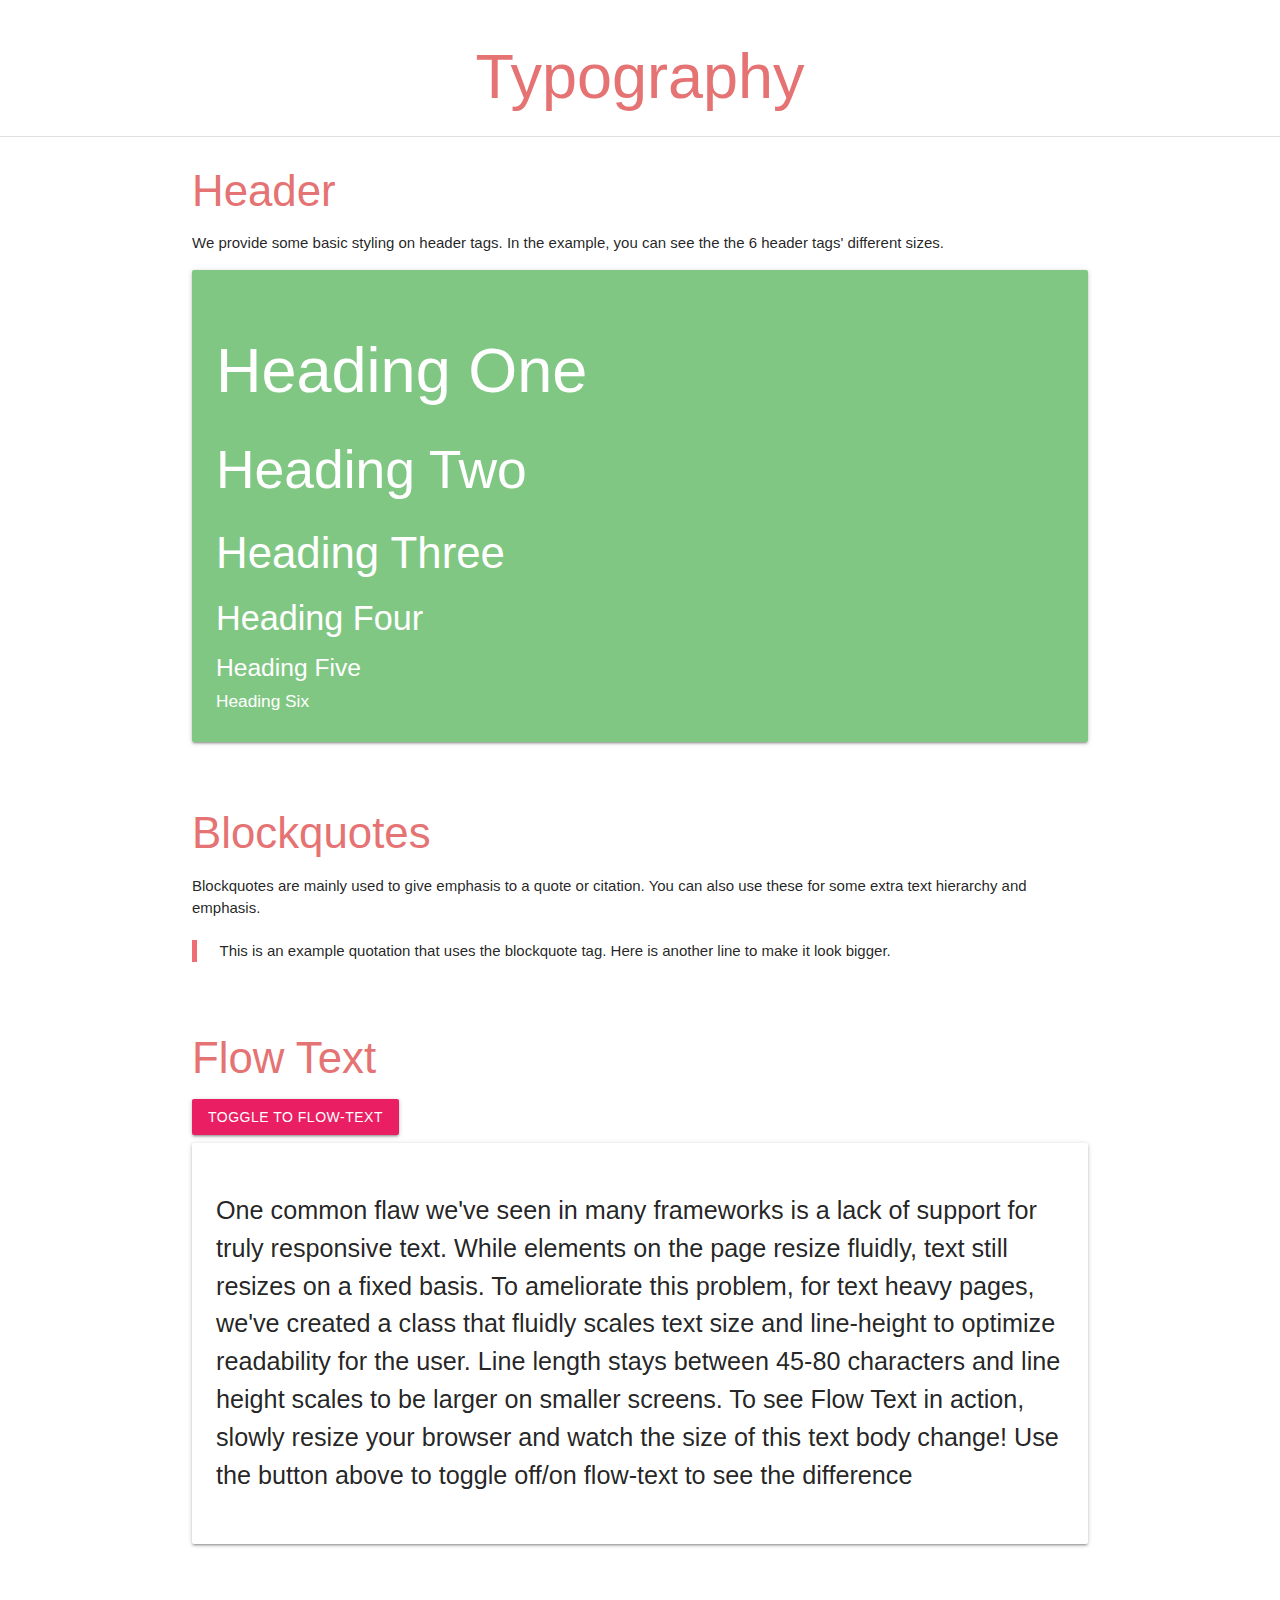
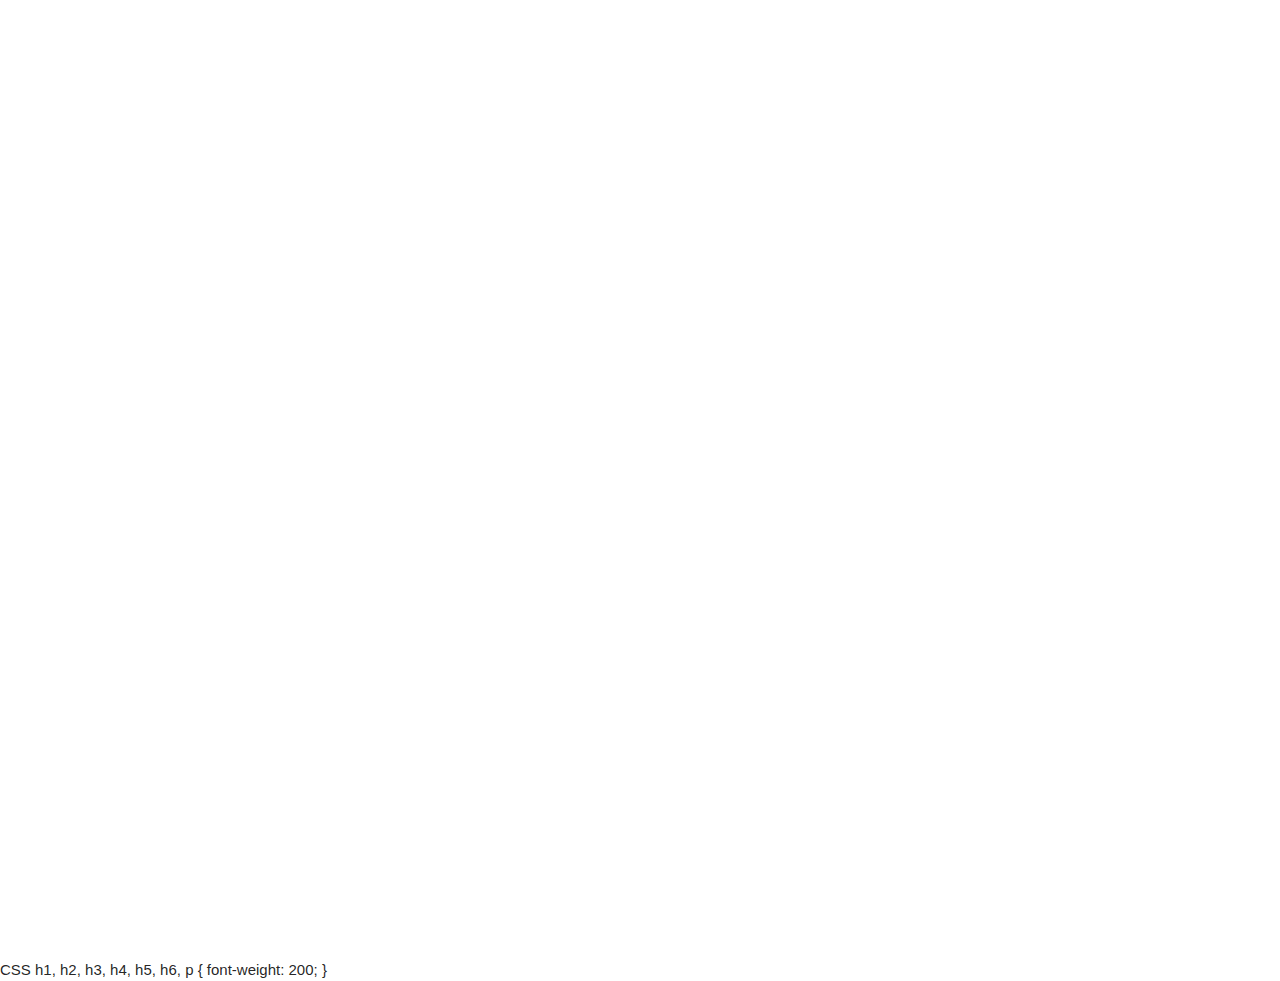
<file: colors-typography.html>
<!DOCTYPE html>
<html lang="en">
<head>
    <meta charset="UTF-8">
    <meta http-equiv="X-UA-Compatible" content="IE=edge">
    <meta name="viewport" content="width=device-width, initial-scale=1.0">
<!-- Compiled and minified CSS -->
<link rel="stylesheet" href="https://cdnjs.cloudflare.com/ajax/libs/materialize/1.0.0/css/materialize.min.css">
<link rel="stylesheet" href="style.css"
</head>
<body>

    <h1 class="center red-text text-lighten-2">Typography</h1>
    <div class="divider"></div>

    <div class="container">
        <h3 class="red-text text-lighten-2">Header</h3>
        <p>We provide some basic styling on header tags. In the example, you can see the the 6 header tags' different sizes.</p>
        <div class="card-panel  green lighten-2 white-text">
            <h1>Heading One</h1>
            <h2>Heading Two</h2>
            <h3>Heading Three</h3>
            <h4>Heading Four</h4>
            <h5>Heading Five</h5>
            <h6>Heading Six</h6>
        </div>


        <br>
        <h3 class="red-text text-lighten-2">Blockquotes</h3>
        <p>Blockquotes are mainly used to give emphasis to a quote or citation. You can also use these for some extra text hierarchy and emphasis.</p>

        <blockquote>This is an example quotation that uses the blockquote tag.
            Here is another line to make it look bigger.</blockquote>

        <br>
        <h3 class="red-text text-lighten-2">Flow Text</h3>
        <button class="btn pink">Toggle to Flow-text</button>
        <div class="card-panel">
            <p class="flow-text">One common flaw we've seen in many frameworks is a lack of support for truly responsive text. While elements on the page resize fluidly, text still resizes on a fixed basis. To ameliorate this problem, for text heavy pages, we've created a class that fluidly scales text size and line-height to optimize readability for the user. Line length stays between 45-80 characters and line height scales to be larger on smaller screens.

                To see Flow Text in action, slowly resize your browser and watch the size of this text body change! Use the button above to toggle off/on flow-text to see the difference</p>
        </div>

    </div>
    

    <div style="height: 1000px;"></div>

<!-- Compiled and minified JavaScript -->
<script src="https://cdnjs.cloudflare.com/ajax/libs/materialize/1.0.0/js/materialize.min.js"></script>
</body>
</html>


CSS
h1, h2, h3, h4, h5, h6, p {
    font-weight: 200;
}
</file>
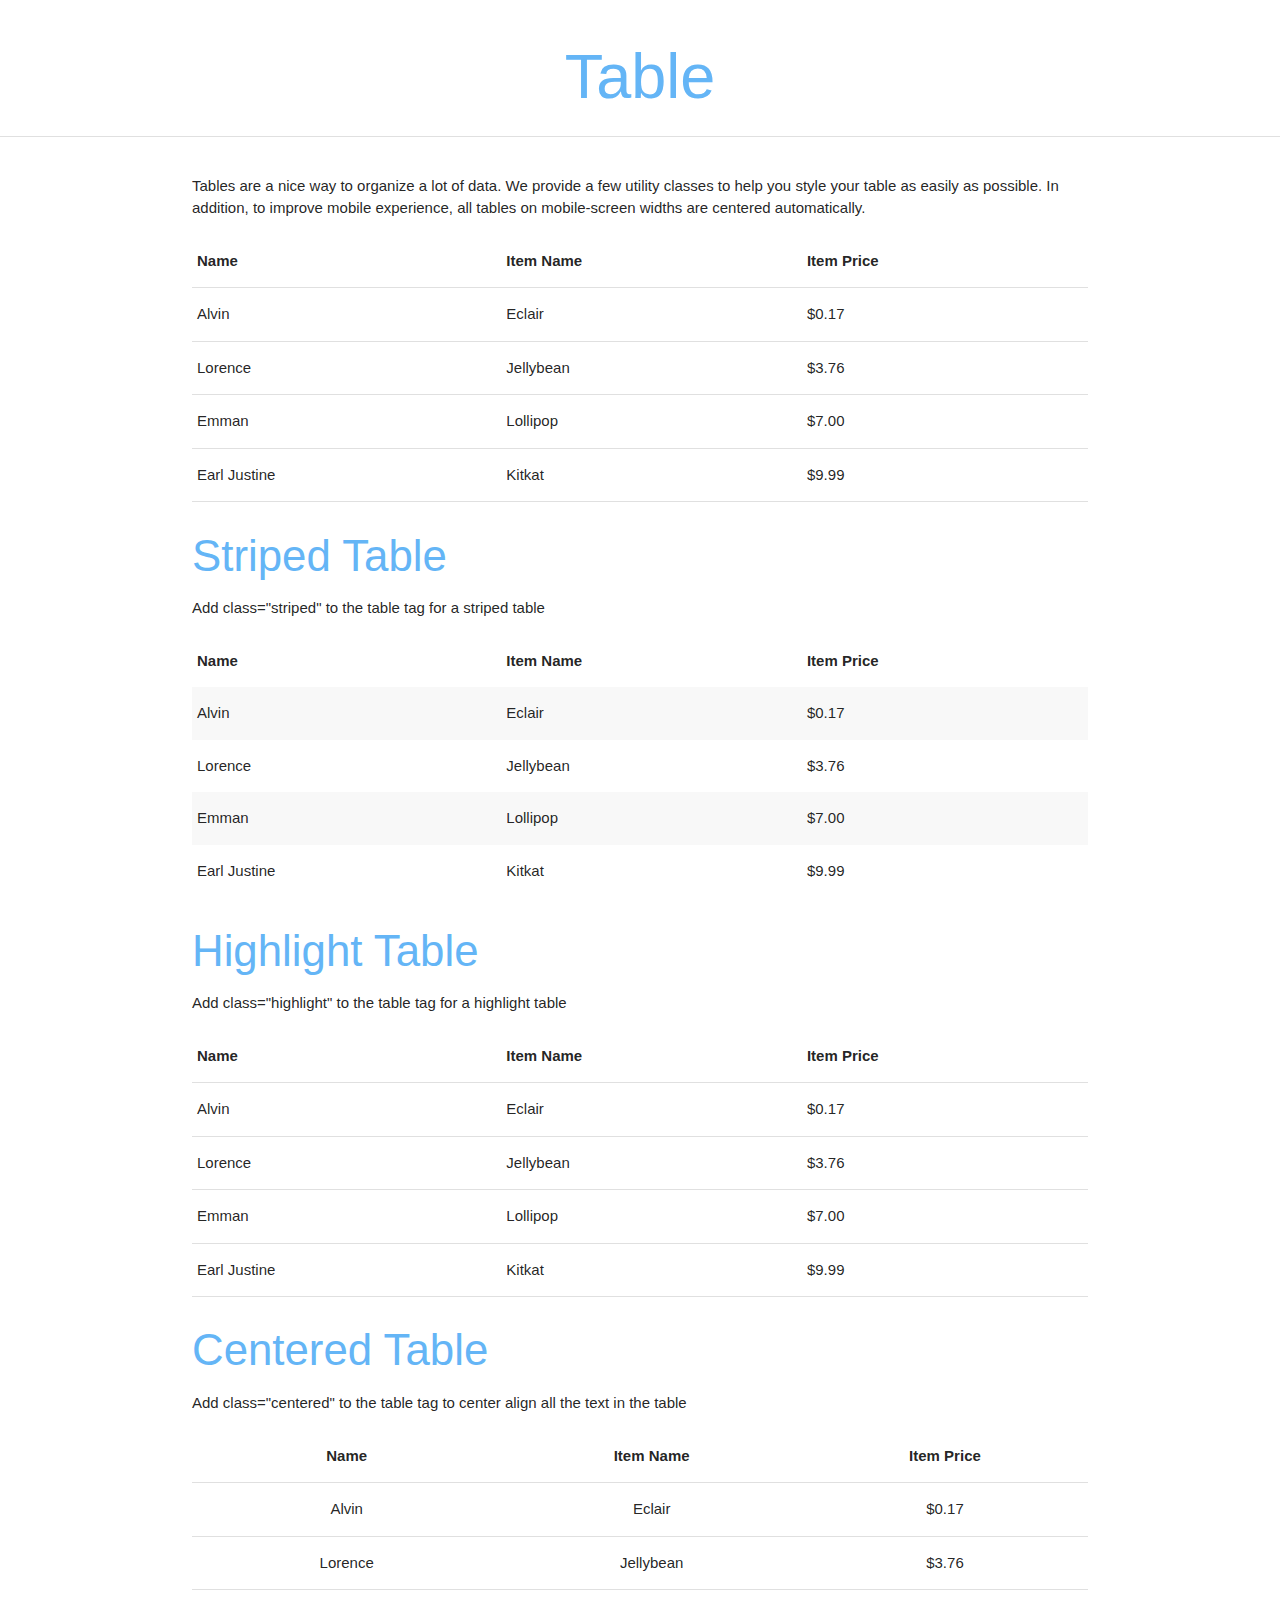
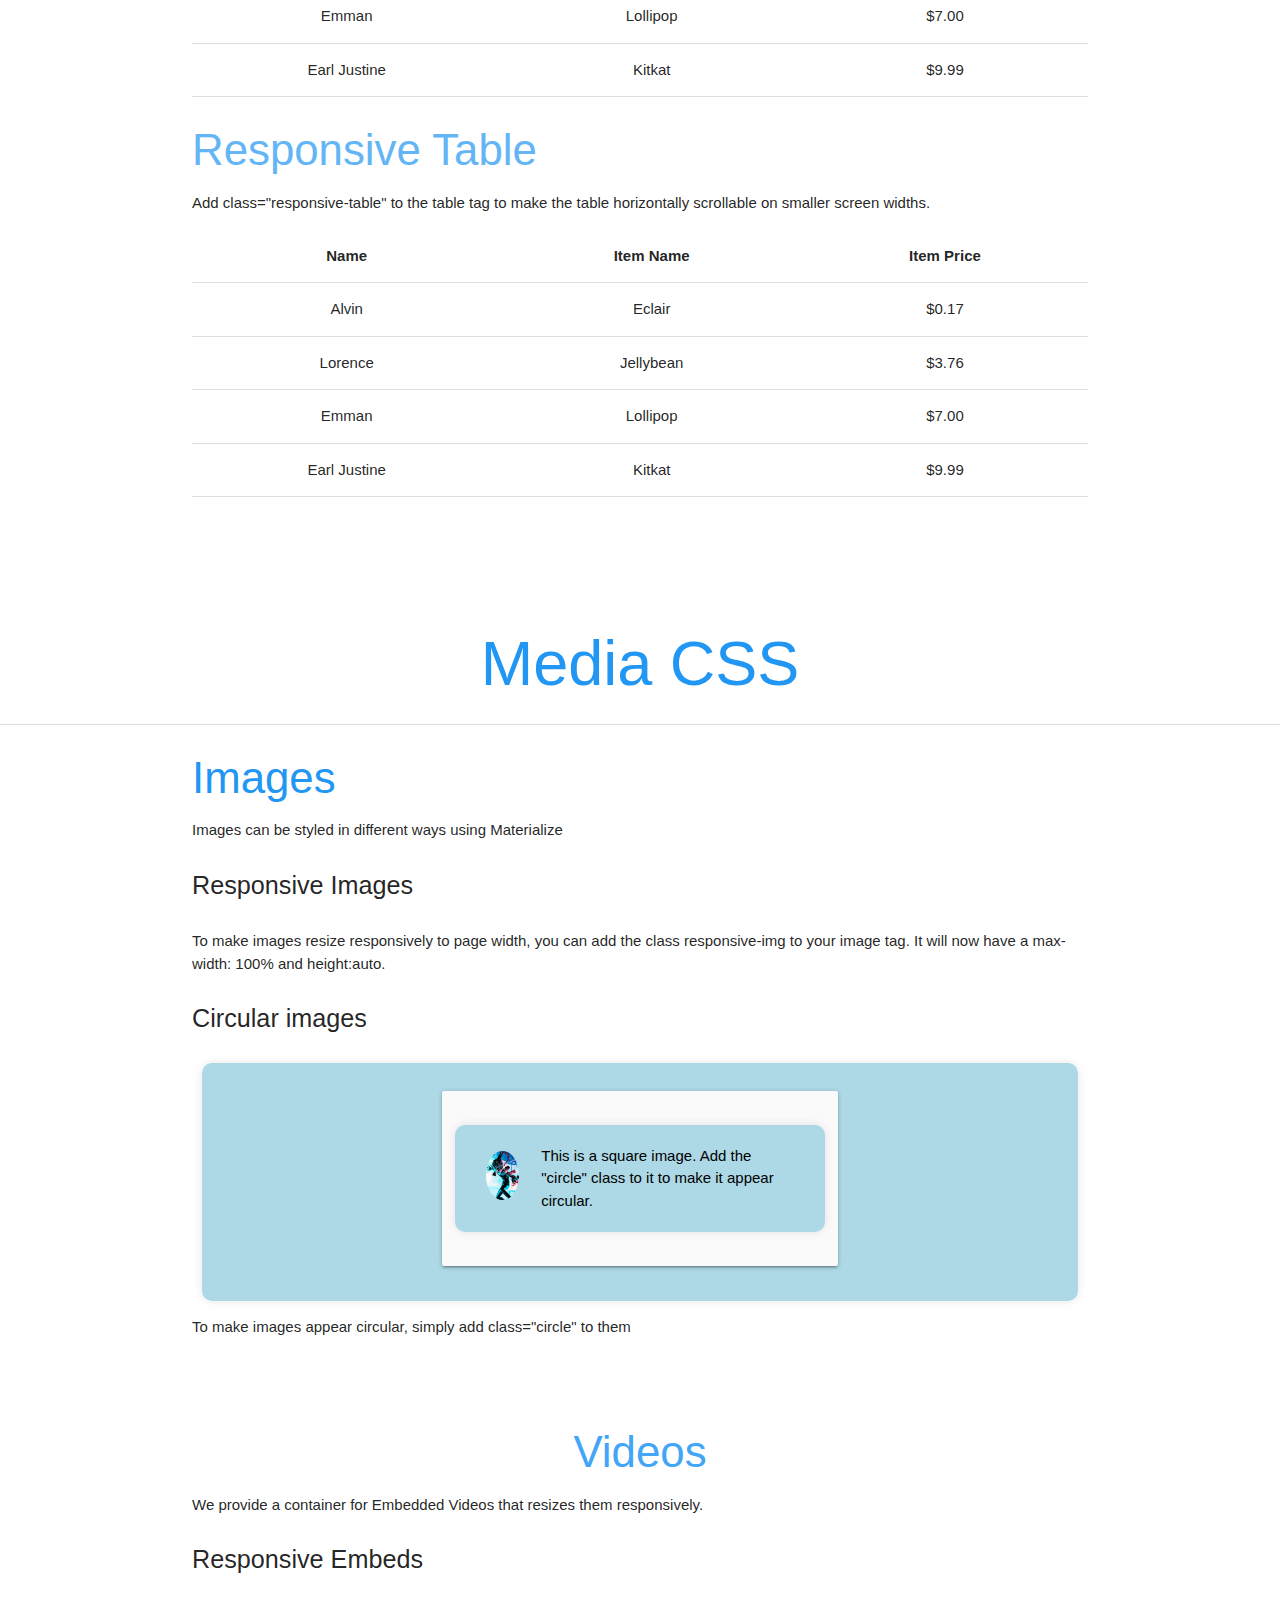
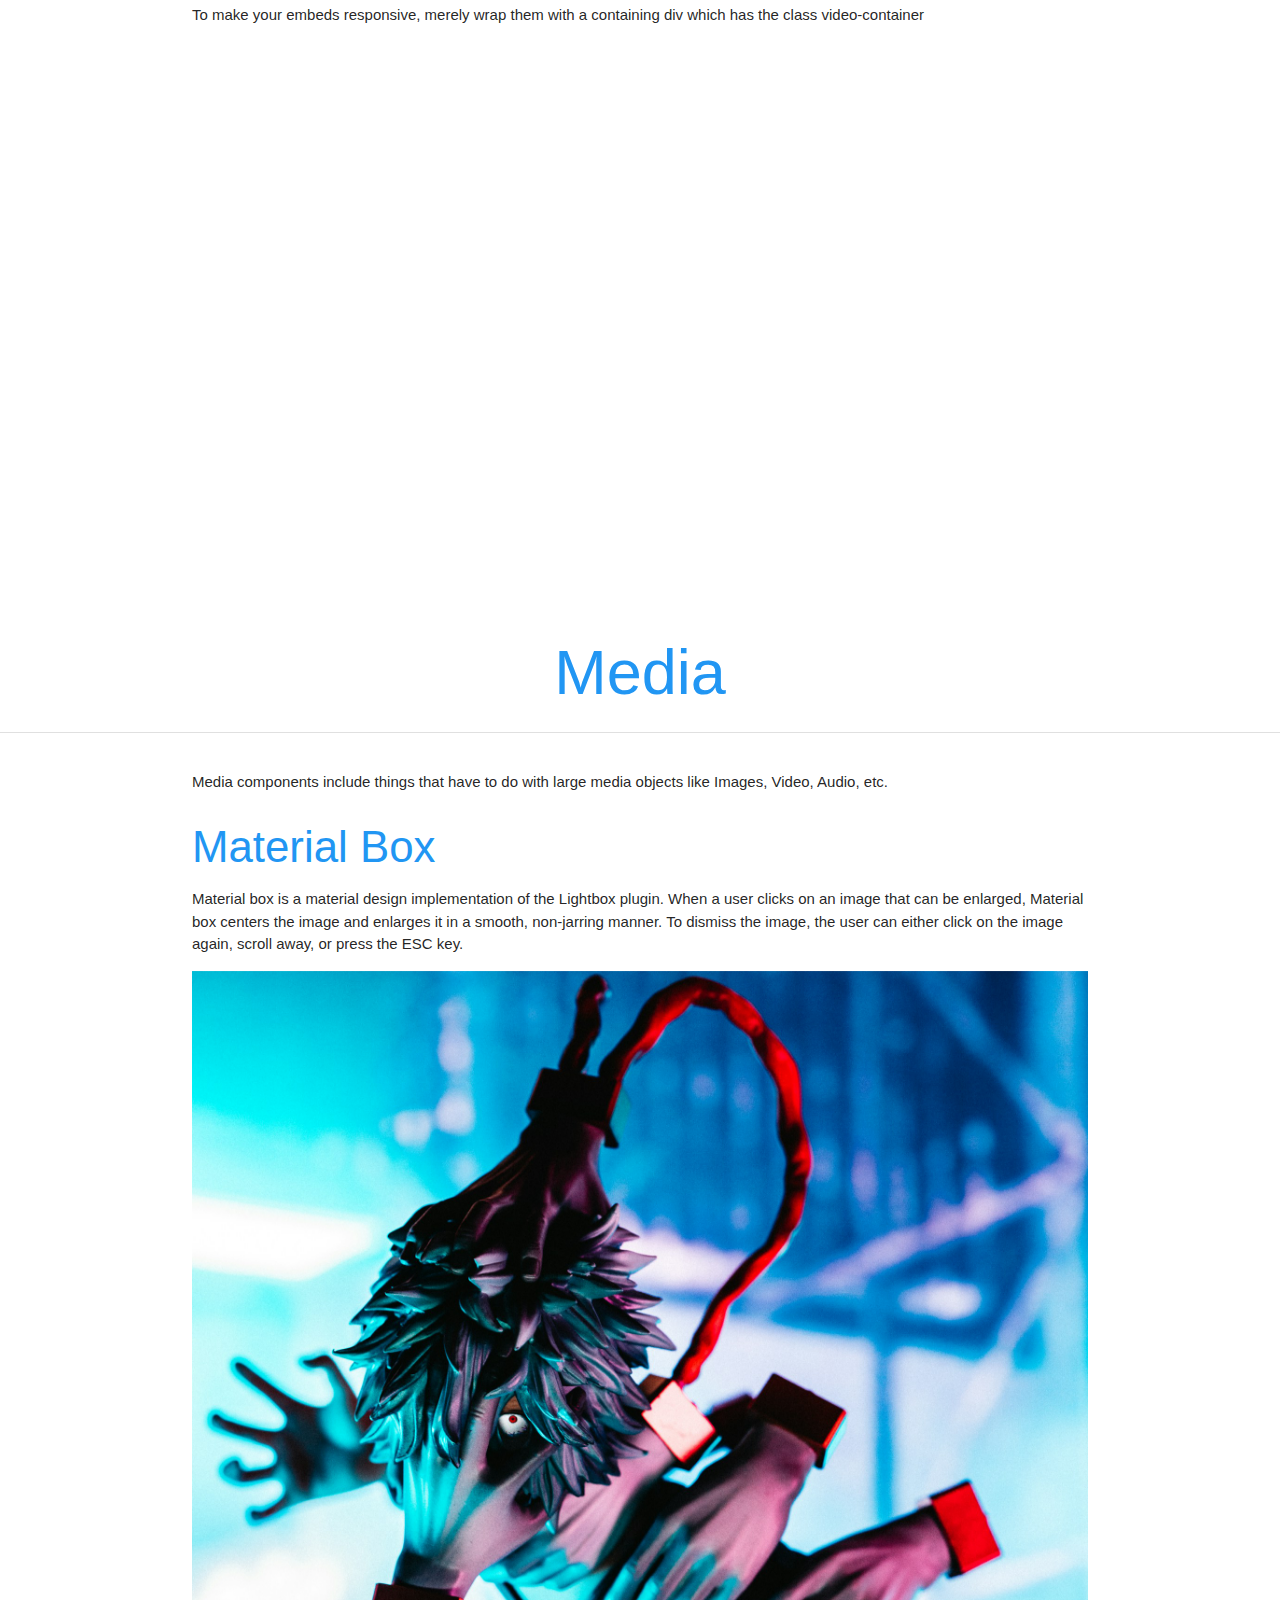
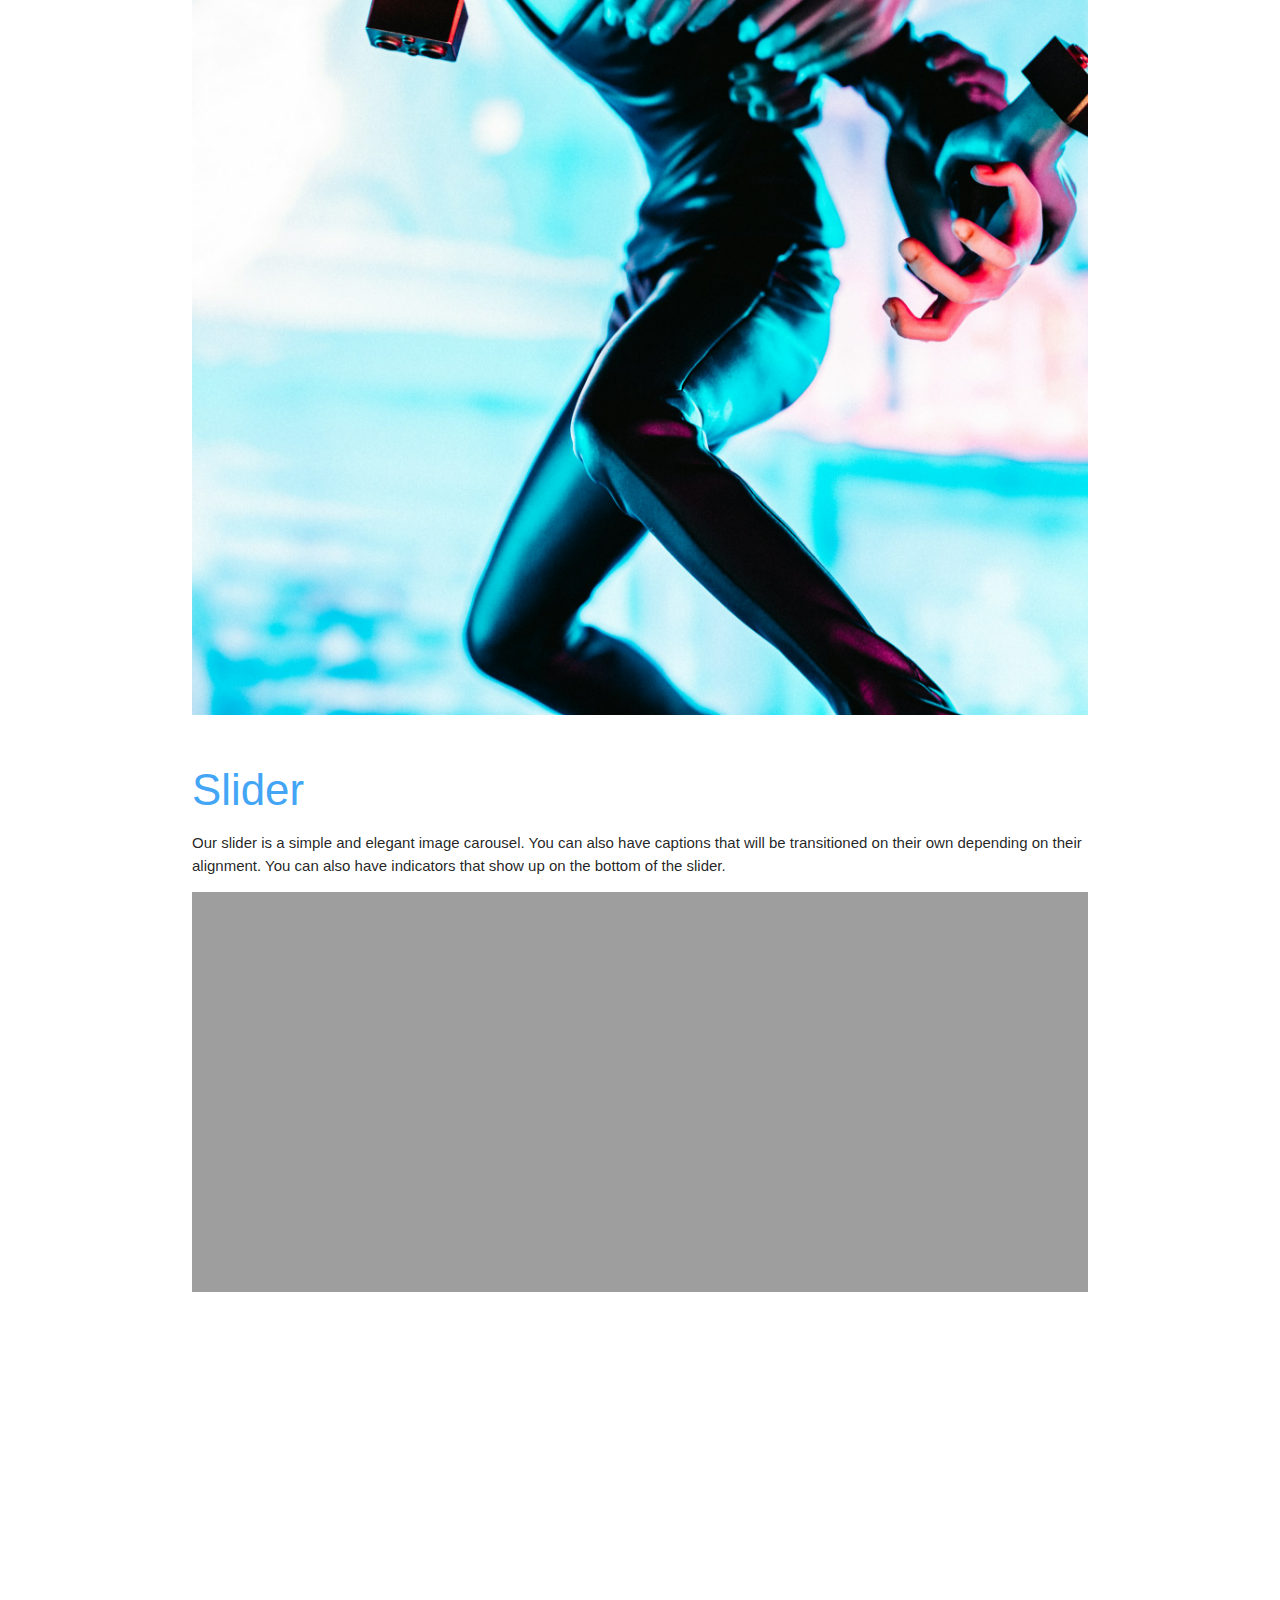
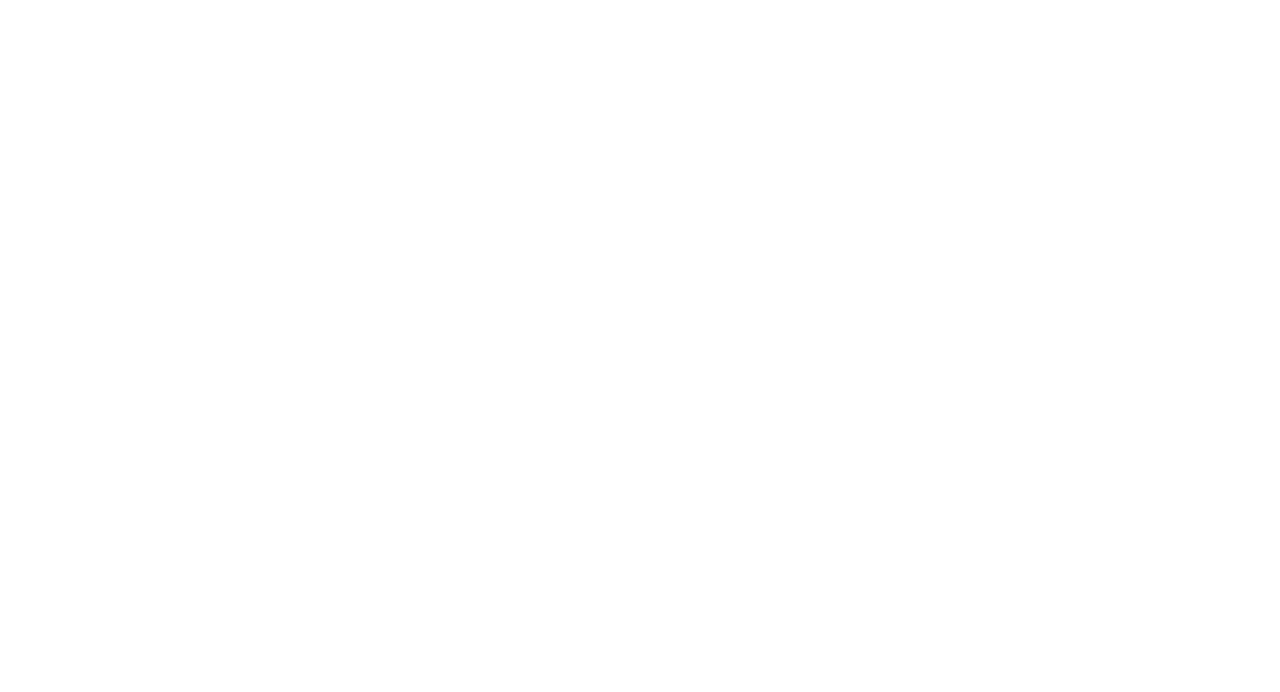
<file: table-media.html>
<!DOCTYPE html>
<html lang="en">
<head>
    <meta charset="UTF-8">
    <meta name="viewport" content="width=device-width, initial-scale=1.0">
    <!--Compiled and minified CSS-->
    <!-- Compiled and minified CSS -->
<link rel="stylesheet" href="https://cdnjs.cloudflare.com/ajax/libs/materialize/1.0.0/css/materialize.min.css">
<link rel="stylesheet" href="style.css">
<title>Table & Media</title>
</head>
<div>

    <h1 class="blue-text text-lighten-2 center">Table</h1>
    <div class="divider"></div>
    <br>
    <div class="container">
        <P>Tables are a nice way to organize a lot of data. We provide a few utility classes to help you style your table as easily as possible. In addition, to improve mobile experience, all tables on mobile-screen widths are centered automatically.</P>

        <Table>
            <thead>
               <tr>
                <th>Name</th>
                <th>Item Name</th>
                <th>Item Price</th>
               </tr>
               </thead>
            <tbody>
                <tr>
                    <td>Alvin</td>
                    <td>Eclair</td>
                    <td>$0.17</td>
                </tr>
                <tr>
                    <td>Lorence</td>
                    <td>Jellybean</td>
                    <td>$3.76</td>
                </tr>
                <tr>
                    <td>Emman</td>
                    <td>Lollipop</td>
                    <td>$7.00</td>
                </tr>
                <tr>
                    <td>Earl Justine</td>
                    <td>Kitkat</td>
                    <td>$9.99</td>
                </tr>
            </tbody>
        </Table>

        <h3 class="blue-text text-lighten-2">Striped Table</h3>
        <p>Add class="striped" to the table tag for a striped table</p>
        <Table class="striped">
            <thead>
               <tr>
                <th>Name</th>
                <th>Item Name</th>
                <th>Item Price</th>
               </tr>
               </thead>
            <tbody>
                <tr>
                    <td>Alvin</td>
                    <td>Eclair</td>
                    <td>$0.17</td>
                </tr>
                <tr>
                    <td>Lorence</td>
                    <td>Jellybean</td>
                    <td>$3.76</td>
                </tr>
                <tr>
                    <td>Emman</td>
                    <td>Lollipop</td>
                    <td>$7.00</td>
                </tr>
                <tr>
                    <td>Earl Justine</td>
                    <td>Kitkat</td>
                    <td>$9.99</td>
                </tr>
            </tbody>
        </Table>

        <h3 class="blue-text text-lighten-2">Highlight Table</h3>
        <p>Add class="highlight" to the table tag for a highlight table</p>
        <Table class="highlight">
            <thead>
               <tr>
                <th>Name</th>
                <th>Item Name</th>
                <th>Item Price</th>
               </tr>
               </thead>
            <tbody>
                <tr>
                    <td>Alvin</td>
                    <td>Eclair</td>
                    <td>$0.17</td>
                </tr>
                <tr>
                    <td>Lorence</td>
                    <td>Jellybean</td>
                    <td>$3.76</td>
                </tr>
                <tr>
                    <td>Emman</td>
                    <td>Lollipop</td>
                    <td>$7.00</td>
                </tr>
                <tr>
                    <td>Earl Justine</td>
                    <td>Kitkat</td>
                    <td>$9.99</td>
                </tr>
            </tbody>
        </Table>

        <h3 class="blue-text text-lighten-2">Centered  Table</h3>
        <p>Add class="centered" to the table tag to center align all the text in the table</p>
        
        <Table class="highlight centered">
            <thead>
               <tr>
                <th>Name</th>
                <th>Item Name</th>
                <th>Item Price</th>
               </tr>
               </thead>
            <tbody>
                <tr>
                    <td>Alvin</td>
                    <td>Eclair</td>
                    <td>$0.17</td>
                </tr>
                <tr>
                    <td>Lorence</td>
                    <td>Jellybean</td>
                    <td>$3.76</td>
                </tr>
                <tr>
                    <td>Emman</td>
                    <td>Lollipop</td>
                    <td>$7.00</td>
                </tr>
                <tr>
                    <td>Earl Justine</td>
                    <td>Kitkat</td>
                    <td>$9.99</td>
                </tr>
            </tbody>
        </Table>

        <h3 class="blue-text text-lighten-2">Responsive Table</h3>
        <p>Add class="responsive-table" to the table tag to make the table horizontally scrollable on smaller screen widths.</p>
        <Table class="highlight centered responsive-table">
            <thead>
               <tr>
                <th>Name</th>
                <th>Item Name</th>
                <th>Item Price</th>
               </tr>
               </thead>
            <tbody>
                <tr>
                    <td>Alvin</td>
                    <td>Eclair</td>
                    <td>$0.17</td>
                </tr>
                <tr>
                    <td>Lorence</td>
                    <td>Jellybean</td>
                    <td>$3.76</td>
                </tr>
                <tr>
                    <td>Emman</td>
                    <td>Lollipop</td>
                    <td>$7.00</td>
                </tr>
                <tr>
                    <td>Earl Justine</td>
                    <td>Kitkat</td>
                    <td>$9.99</td>
                </tr>
            </tbody>
        </Table>
    </div>
    <br><br><br><br>
    <h1 class="blue-text text lighten-1 center">Media CSS</h1>
    <div class="divider"></div>
    <div class="container">
        <h3 class="blue-text text lighten-1">Images</h3> 
        <p>Images can be styled in different ways using Materialize</p>   
        <p class="flow-text">Responsive Images</p>
        <p>To make images resize responsively to page width, you can add the class responsive-img to your image tag. It will now have a max-width: 100% and height:auto.</p>
        <p class="flow-text">Circular images</p>

        <div class="row">
            <div class="col s12 m8 offset-m2 l6 offset-l3">
                <div class="card-panel grey lighten-5 z-depth-1">
                <div class="row valign-wrapper">
                <div class="col s2">
                <img src="img1.jpg" alt="" class="circle responsive-img"> <!-- notice the "circle" class -->
                    </div>
                    <div class="col s10">
                    <span class="black-text">
                        This is a square image. Add the "circle" class to it to make it appear circular.
                    </span>
                    </div>
                </div>
                </div>
            </div>
        </div>
        <p> To make images appear circular, simply add class="circle" to them</p>

        <br><br>
        <h3 class="blue-text text-lighten-1 center">Videos</h3> 
        <p>We provide a container for Embedded Videos that resizes them responsively.</p>
        <p class="flow-text">Responsive Embeds</p>
        <p>To make your embeds responsive, merely wrap them with a containing div which has the class video-container</p>
        <br><br>
        </div class="video-container">
            <iframe width="853" height="480" src="https://www.youtube.com/embed/aZxW_2ZMhr4" title="Naruto &quot;Sad/Badass&quot; - Waste [Edit/AMV]!" frameborder="0" allow="accelerometer; autoplay; clipboard-write; encrypted-media; gyroscope; picture-in-picture; web-share" referrerpolicy="strict-origin-when-cross-origin" allowfullscreen></iframe>
    </div>
</div>
<br>
<h1 class="blue-text center">Media</h1>
<div class="divider"></div>
<div class="container">
    <br>
<p>Media components include things that have to do with large media objects like Images, Video, Audio, etc.</p>

<h3 class="blue-text">Material Box</h3>
<p>Material box is a material design implementation of the Lightbox plugin. When a user clicks on an image that can be enlarged, Material box centers the image and enlarges it in a smooth, non-jarring manner. To dismiss the image, the user can either click on the image again, scroll away, or press the ESC key.</p>

<img src="img1.jpg" alt="" class="materialboxed responsive-img" 
data-caption=" A character with a hands">

<br>
   <!-- Slider -->
   <h3 class="blue-text text-lighten-1">Slider</h3>
   <p>Our slider is a simple and elegant image carousel. You can also have captions that will be transitioned on their own depending on their alignment. You can also have indicators that show up on the bottom of the slider.</p>
   <div class="slider">
    <ul class="slides">
      <li>
         <img src="7976021.jpg" alt=""> 
              <div class="caption center-align">
              <h3 >Hello! Anime lover></h3>
              <h5 class="black-text ">Want some quotes.</h5>
          </div>
        </li>
      <li>
        <img src="img2.jpg" alt=""> 
             <div class="caption left-align">
             <h3>Hardwork is worthless for</h3>
             <h5 class="black-text ">those that don't believe themselves.</h5>
         </div>
      </li>
      <li>
        <img src="img3.jpg" alt="">
        <div class="caption right-align">
          <h3>If you don't take the risk, </h3>
          <h5 class="white-text text-lighten-1 ">you can't create a future</h5>
        </div>
      </li>
      <li>
        <img src="img4.jpg" alt="">
           <div class="caption center-align">
           <h3>You will never be able to love anybode else</h3>
           <h5 class="white-text text-lighten-1 ">until you love yourself.</h5>
        </div>
      </li>
    </ul>
  </div>
</div>

<div style="height: 1000px;"></div>
<!-- jquery CDN-->
<script src="https://code.jquery.com/jquery-3.7.1.min.js" integrity="sha256-/JqT3SQfawRcv/BIHPThkBvs0OEvtFFmqPF/lYI/Cxo=" crossorigin="anonymous"></script>
<!-- Compiled and minified JavaScript -->
<script src="https://cdnjs.cloudflare.com/ajax/libs/materialize/1.0.0/js/materialize.min.js"></script>

<script>
    $(document).ready(function() {
        // materialbox init
        $('.materialboxed').materialbox({
            inDuration: 1000,
            outDuration: 1000
        });
        // Slider init
        $('.slider').slider({
            indicators: false,
            height: 500,
            duration: 5000,
            interval: 4000
        });
    });
</script>
</body>
</html>
</file>
<file: style.css>
h1, h2, h3, h4, h5, h6,  p {front-weight: 200}

.stock-link {
    font-weight: 120;
    font-size: 13px;
}

.adobe-stock {
    position: sticky;
    top: 0;
}

.row {
    padding: 20px;
    margin: 10px;
    background-color: lightblue;
    border-radius: 10px;
    box-shadow: 0 0 10px rgba(0, 0, 0, 0.1);
}


.stock-link-small {
    font-weight: 120;
    font-size: 10px;
    margin-left: 8px;
    top: 0;
}

.stock-img {
    margin: 20px 0px 20px;
}



.carousel .carousel-item img {
    width: 100%;
    height: auto
}


.form-container {
    margin-top: 50px;
    padding: 30px;
    background: white;
    border-radius: 10px;
    box-shadow: 0 2px 10px rgba(0, 0, 0, 0.1);
}
.form-header {
    margin-bottom: 30px;
}
.btn-custom {
    background-color: #1e88e5; /* Customize button color */
</file>
